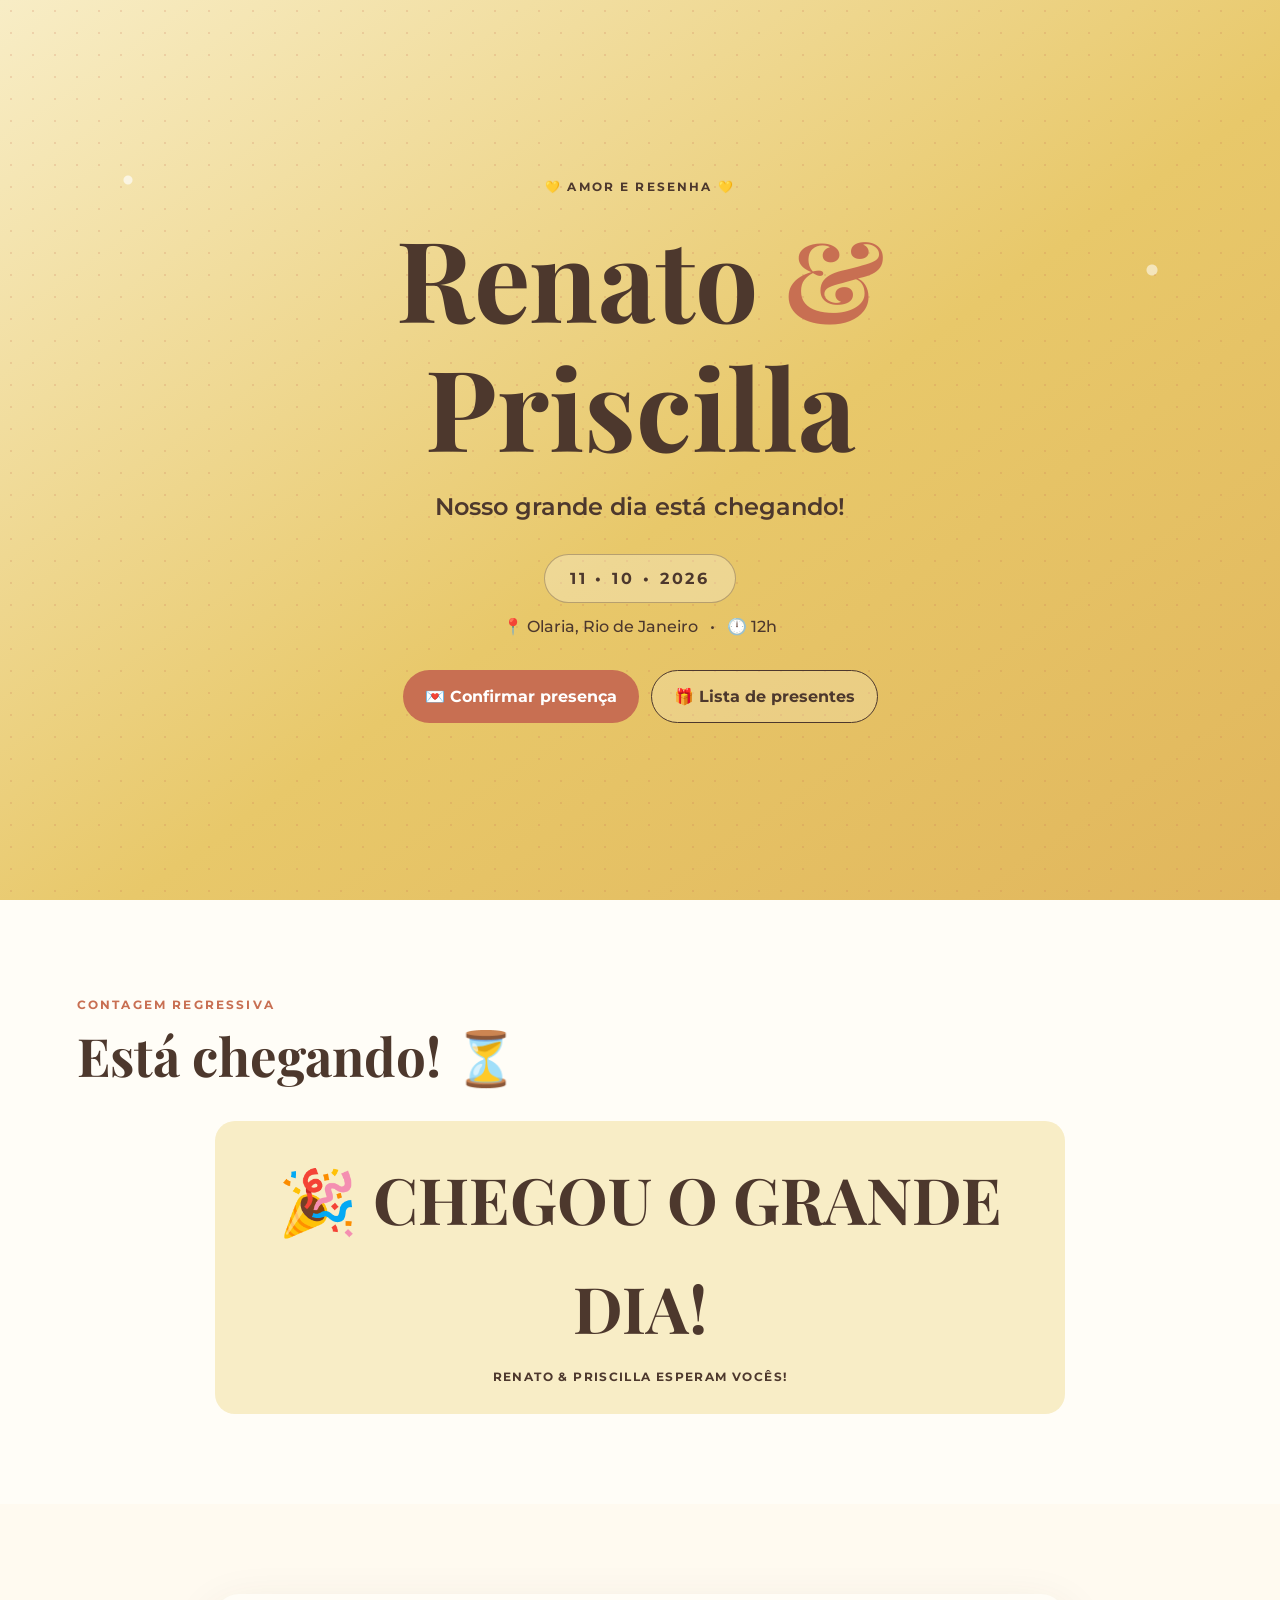
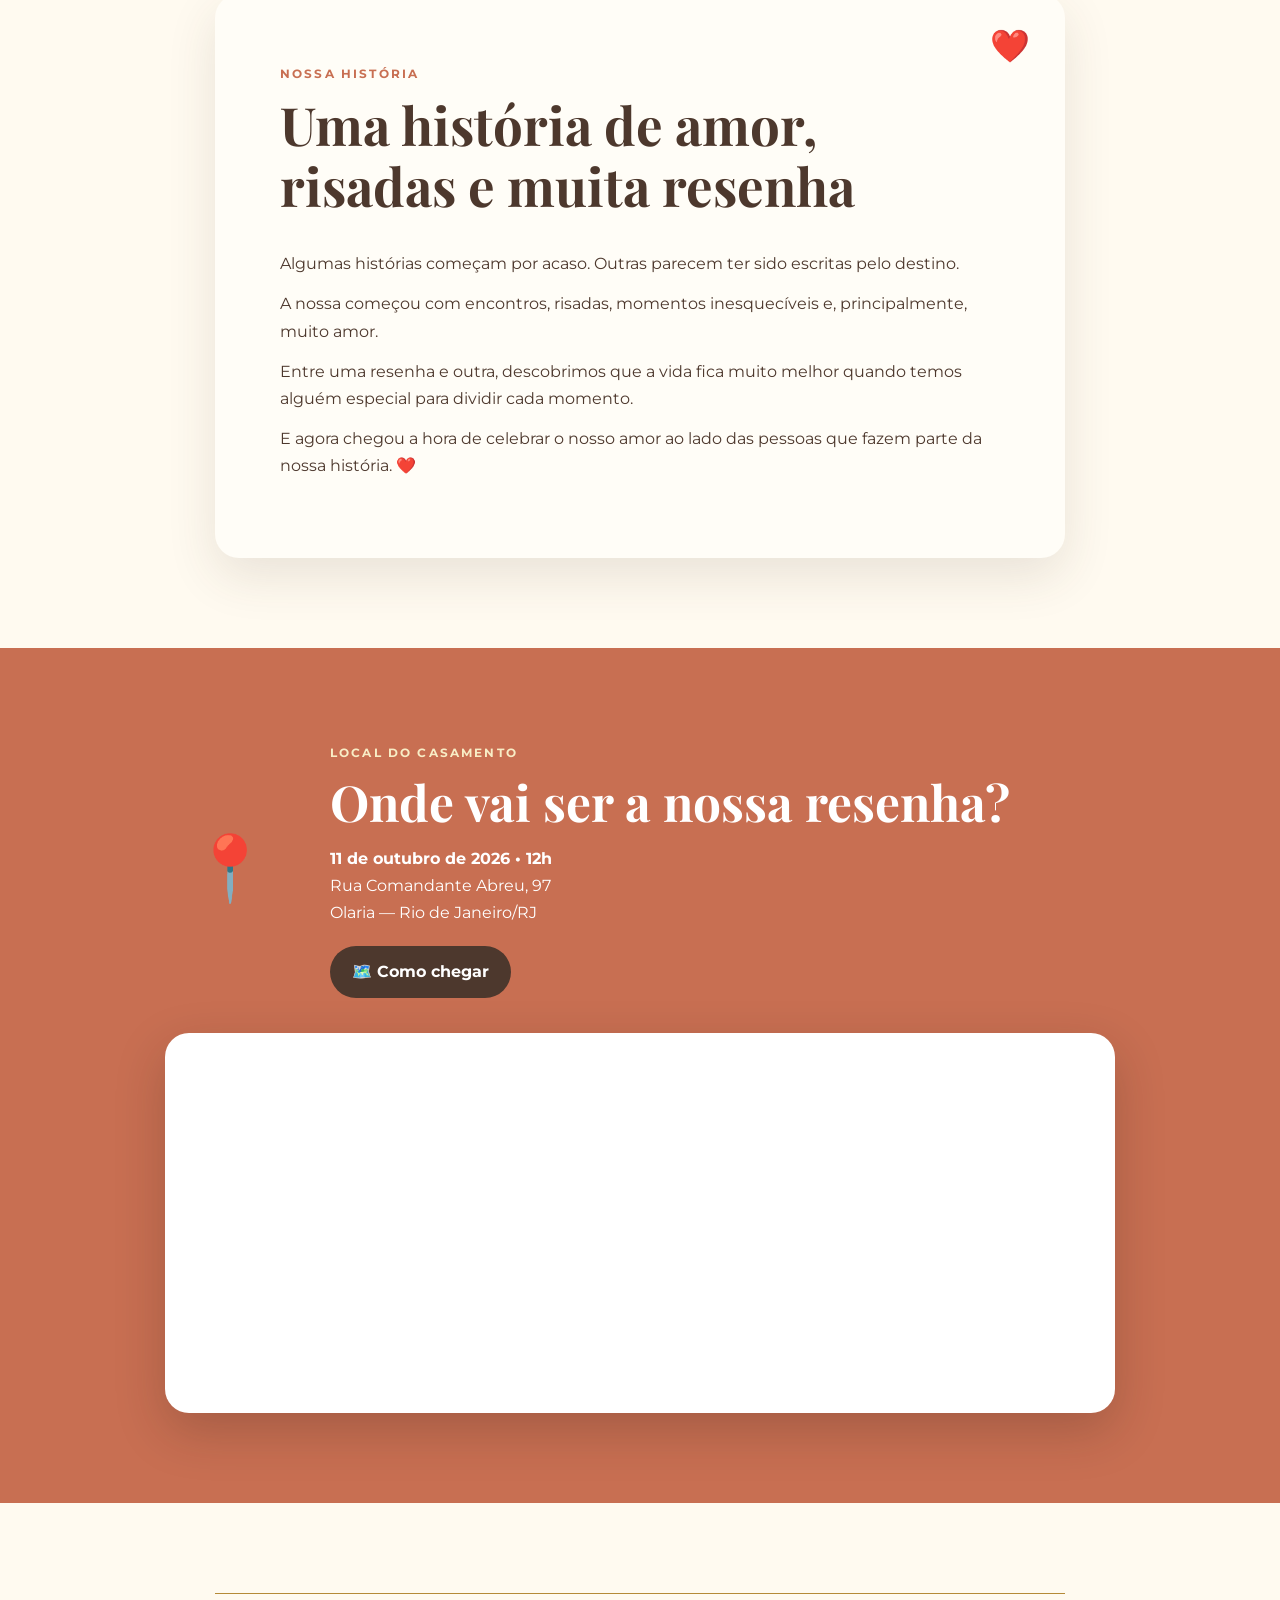
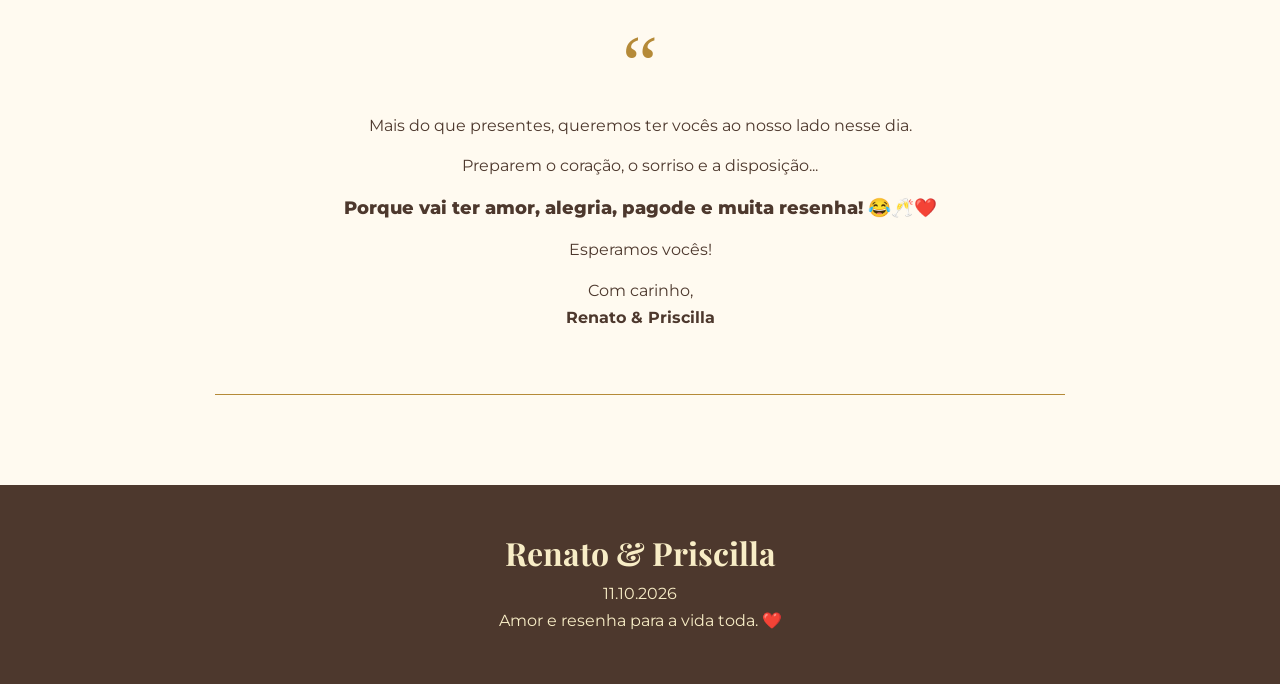
<file: index.html>
<!DOCTYPE html>
<html lang="pt-BR">
<head>
  <meta charset="UTF-8">
  <meta name="viewport" content="width=device-width, initial-scale=1.0">
  <meta name="theme-color" content="#e8c86a">
  <meta name="description" content="Casamento Renato & Priscilla — 11 de outubro de 2026. Amor e resenha para a vida toda.">
  <title>Renato & Priscilla | Nosso grande dia</title>
  <link rel="preconnect" href="https://fonts.googleapis.com">
  <link rel="preconnect" href="https://fonts.gstatic.com" crossorigin>
  <link href="https://fonts.googleapis.com/css2?family=Montserrat:wght@400;500;600;700&family=Playfair+Display:wght@500;600;700&display=swap" rel="stylesheet">
  <link rel="stylesheet" href="style.css">
</head>
<body>

<header class="hero" id="inicio">
  <div class="hero-pattern"></div>
  <div class="hero-content">
    <p class="eyebrow">💛 AMOR E RESENHA 💛</p>
    <h1>Renato <span>&</span> Priscilla</h1>
    <p class="hero-subtitle">Nosso grande dia está chegando!</p>
    <div class="date-badge">11 • 10 • 2026</div>
    <p class="hero-info">📍 Olaria, Rio de Janeiro &nbsp; • &nbsp; 🕛 12h</p>
    <div class="hero-buttons">
      <a class="btn btn-primary" href="rsvp.html">💌 Confirmar presença</a>
      <a class="btn btn-outline" href="presentes.html">🎁 Lista de presentes</a>
    </div>
  </div>
</header>

<main>
  <section class="section countdown-section">
    <div class="section-heading">
      <span class="section-kicker">CONTAGEM REGRESSIVA</span>
      <h2>Está chegando! ⏳</h2>
    </div>
    <div id="countdown" class="countdown" aria-live="polite">
      <div><strong id="days">--</strong><span>dias</span></div>
      <div><strong id="hours">--</strong><span>horas</span></div>
      <div><strong id="minutes">--</strong><span>minutos</span></div>
      <div><strong id="seconds">--</strong><span>segundos</span></div>
    </div>
  </section>

  <section class="section story-section" id="historia">
    <div class="story-card">
      <span class="big-heart">❤️</span>
      <div class="section-heading">
        <span class="section-kicker">NOSSA HISTÓRIA</span>
        <h2>Uma história de amor, risadas e muita resenha</h2>
      </div>
      <p>Algumas histórias começam por acaso. Outras parecem ter sido escritas pelo destino.</p>
      <p>A nossa começou com encontros, risadas, momentos inesquecíveis e, principalmente, muito amor.</p>
      <p>Entre uma resenha e outra, descobrimos que a vida fica muito melhor quando temos alguém especial para dividir cada momento.</p>
      <p>E agora chegou a hora de celebrar o nosso amor ao lado das pessoas que fazem parte da nossa história. ❤️</p>
    </div>
  </section>

  <section class="section location-section" id="local">
    <div class="location-card">
      <div class="location-icon">📍</div>
      <div>
        <span class="section-kicker">LOCAL DO CASAMENTO</span>
        <h2>Onde vai ser a nossa resenha?</h2>
        <p><strong>11 de outubro de 2026 • 12h</strong></p>
        <p>Rua Comandante Abreu, 97<br>Olaria — Rio de Janeiro/RJ</p>
        <a class="btn btn-dark" target="_blank" rel="noopener"
           href="https://www.google.com/maps/search/?api=1&query=Rua%20Comandante%20Abreu%2C%2097%2C%20Olaria%2C%20Rio%20de%20Janeiro">
          🗺️ Como chegar
        </a>
      </div>
    </div>

    <div class="map-wrapper">
      <iframe
        src="https://www.google.com/maps?q=Rua%20Comandante%20Abreu%2C%2097%2C%20Olaria%2C%20Rio%20de%20Janeiro%2C%20RJ&output=embed"
        width="100%" height="380" style="border:0;" allowfullscreen=""
        loading="lazy" referrerpolicy="no-referrer-when-downgrade"
        title="Mapa do local do casamento">
      </iframe>
    </div>
  </section>

  <section class="section message-section">
    <div class="message-card">
      <span class="quote-mark">“</span>
      <p>Mais do que presentes, queremos ter vocês ao nosso lado nesse dia.</p>
      <p>Preparem o coração, o sorriso e a disposição...</p>
      <p class="highlight">Porque vai ter amor, alegria, pagode e muita resenha! 😂🥂❤️</p>
      <p>Esperamos vocês!</p>
      <p>Com carinho,<br><strong>Renato & Priscilla</strong></p>
    </div>
  </section>
</main>

<footer>
  <h2>Renato & Priscilla</h2>
  <p>11.10.2026</p>
  <p>Amor e resenha para a vida toda. ❤️</p>
</footer>

<script src="script.js"></script>
</body>
</html>
</file>
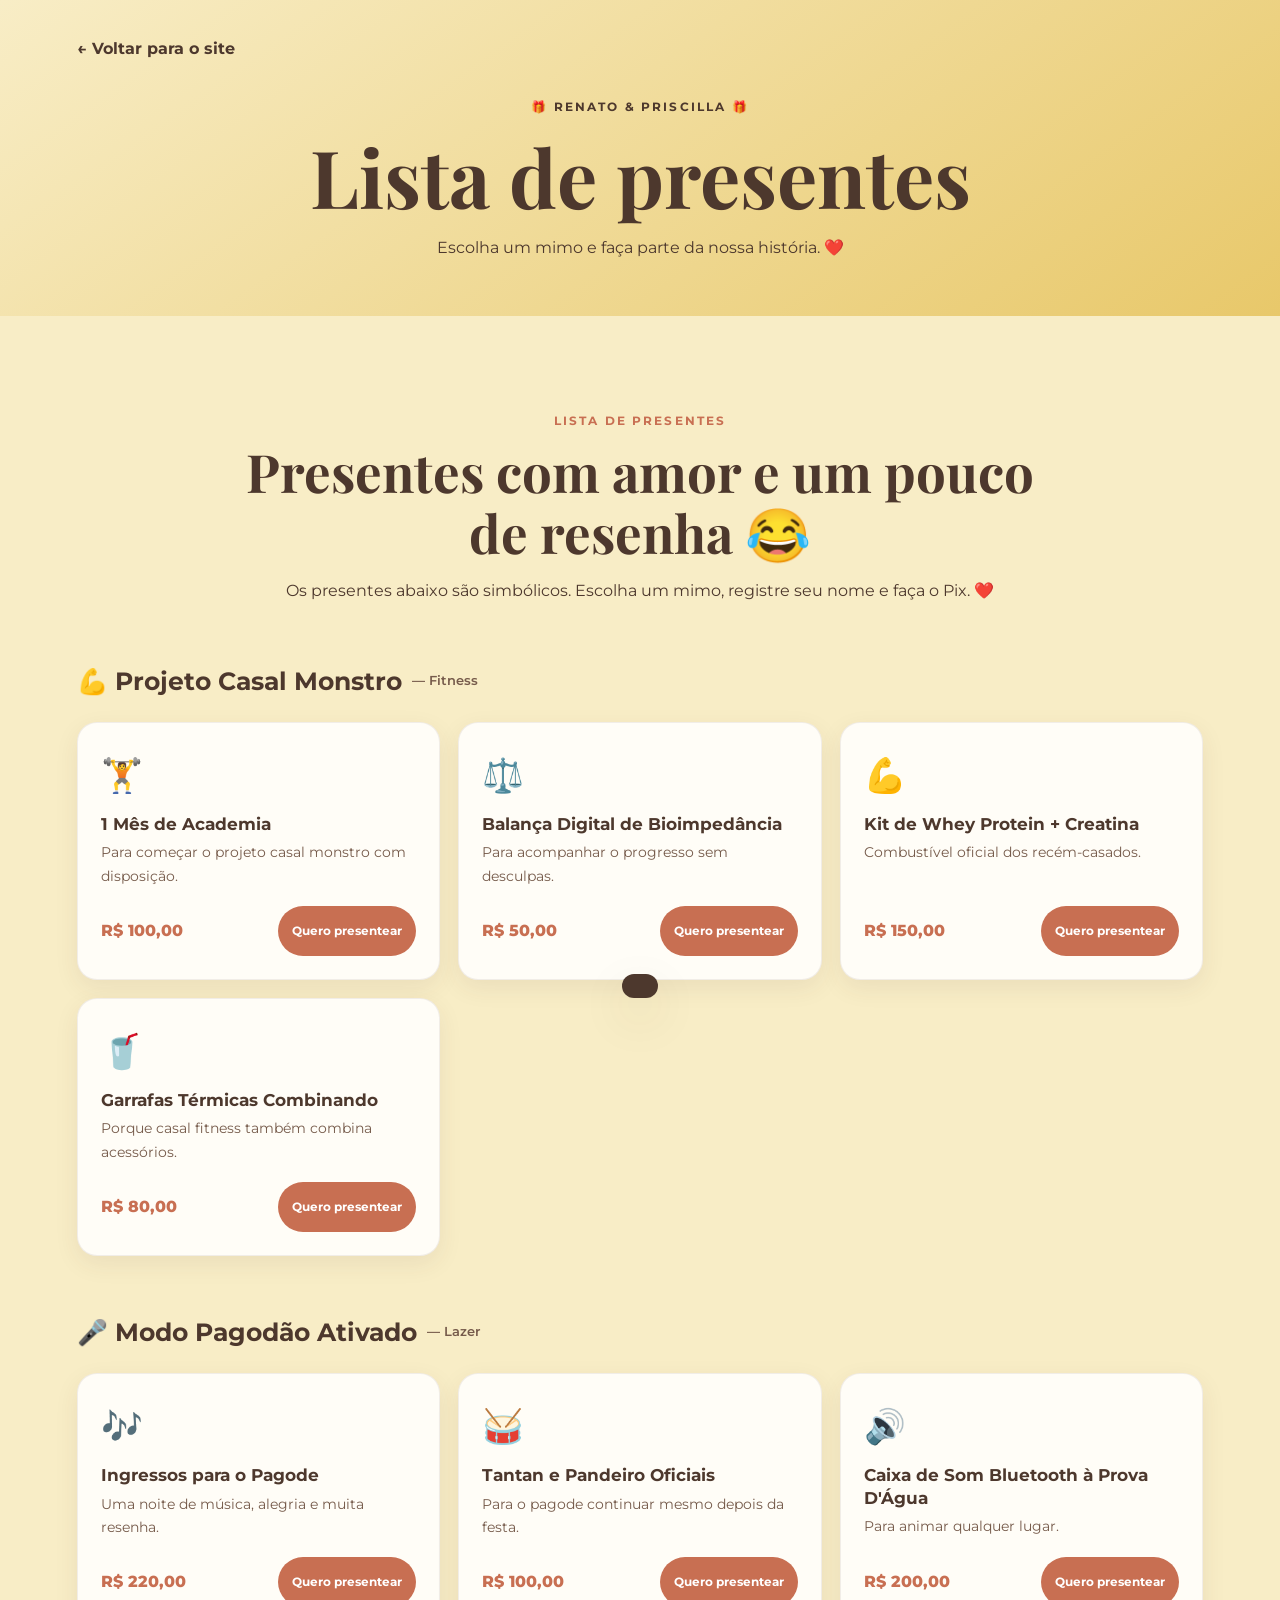
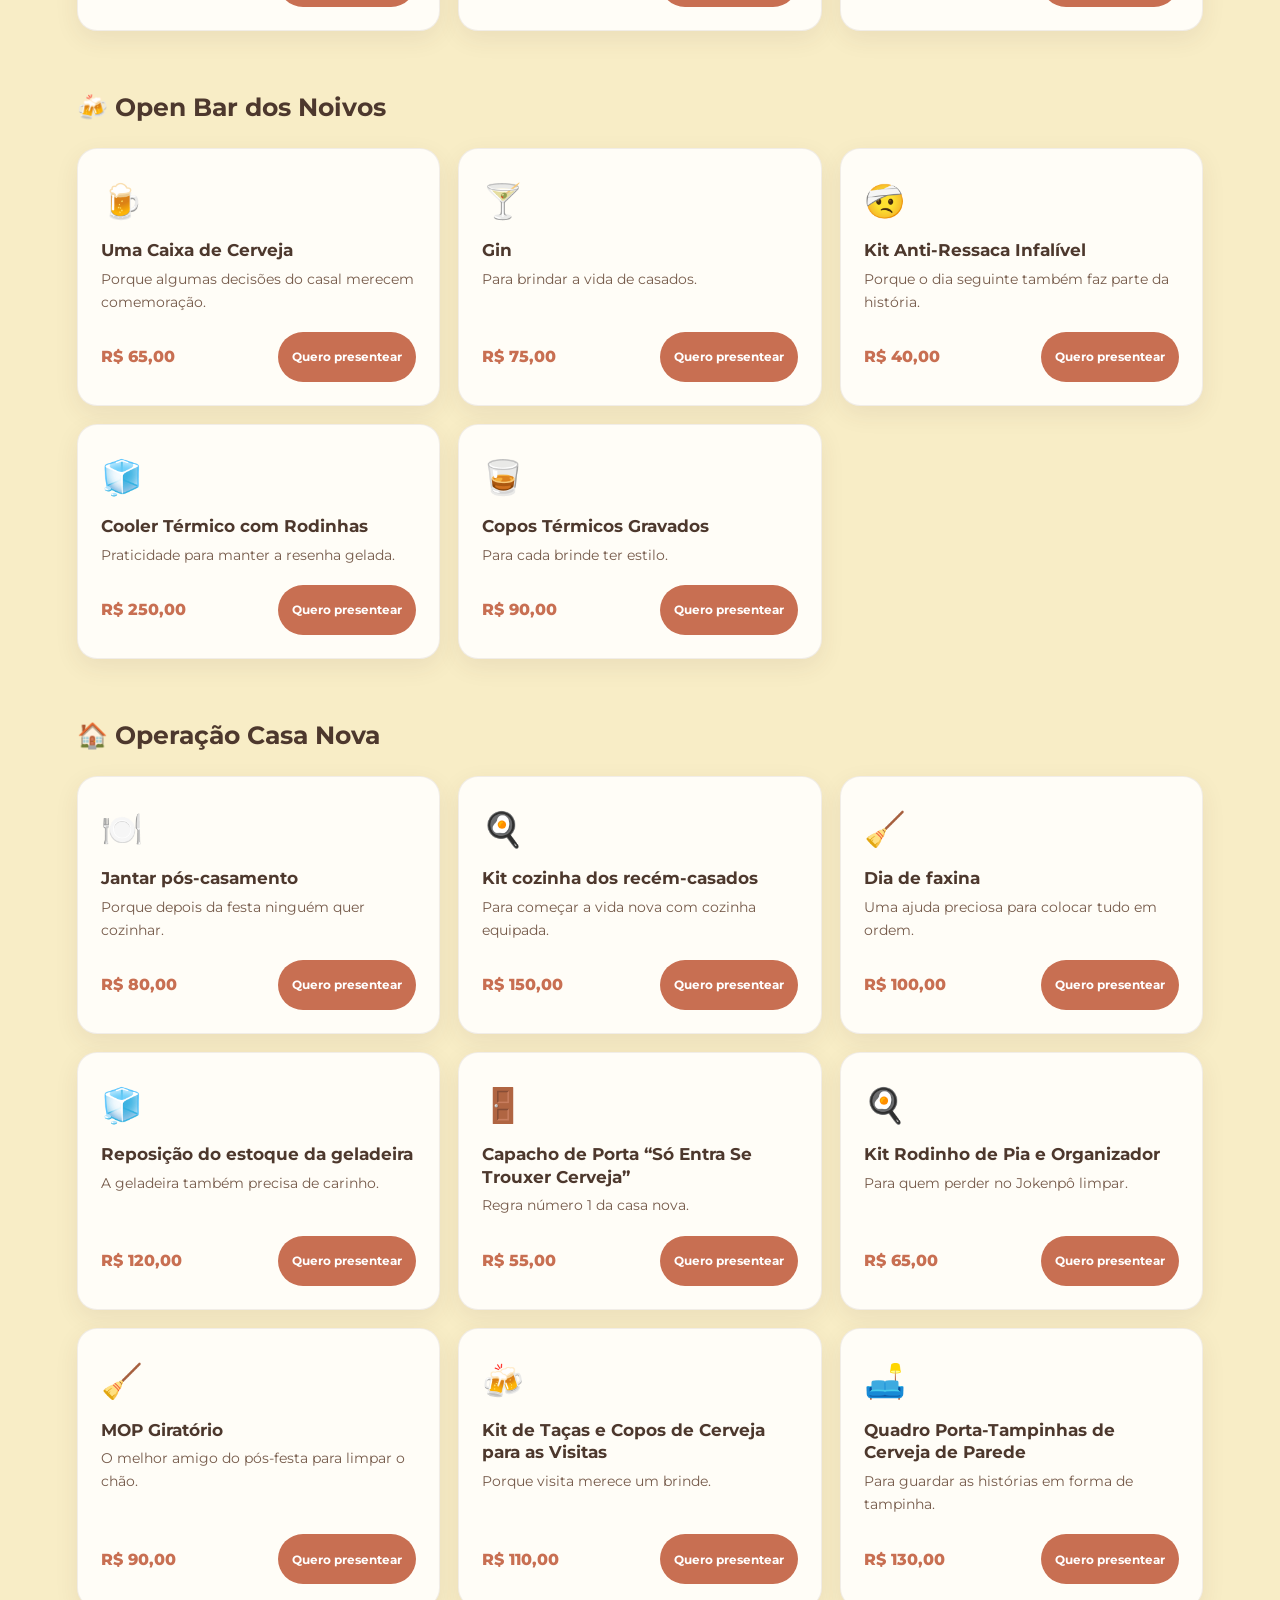
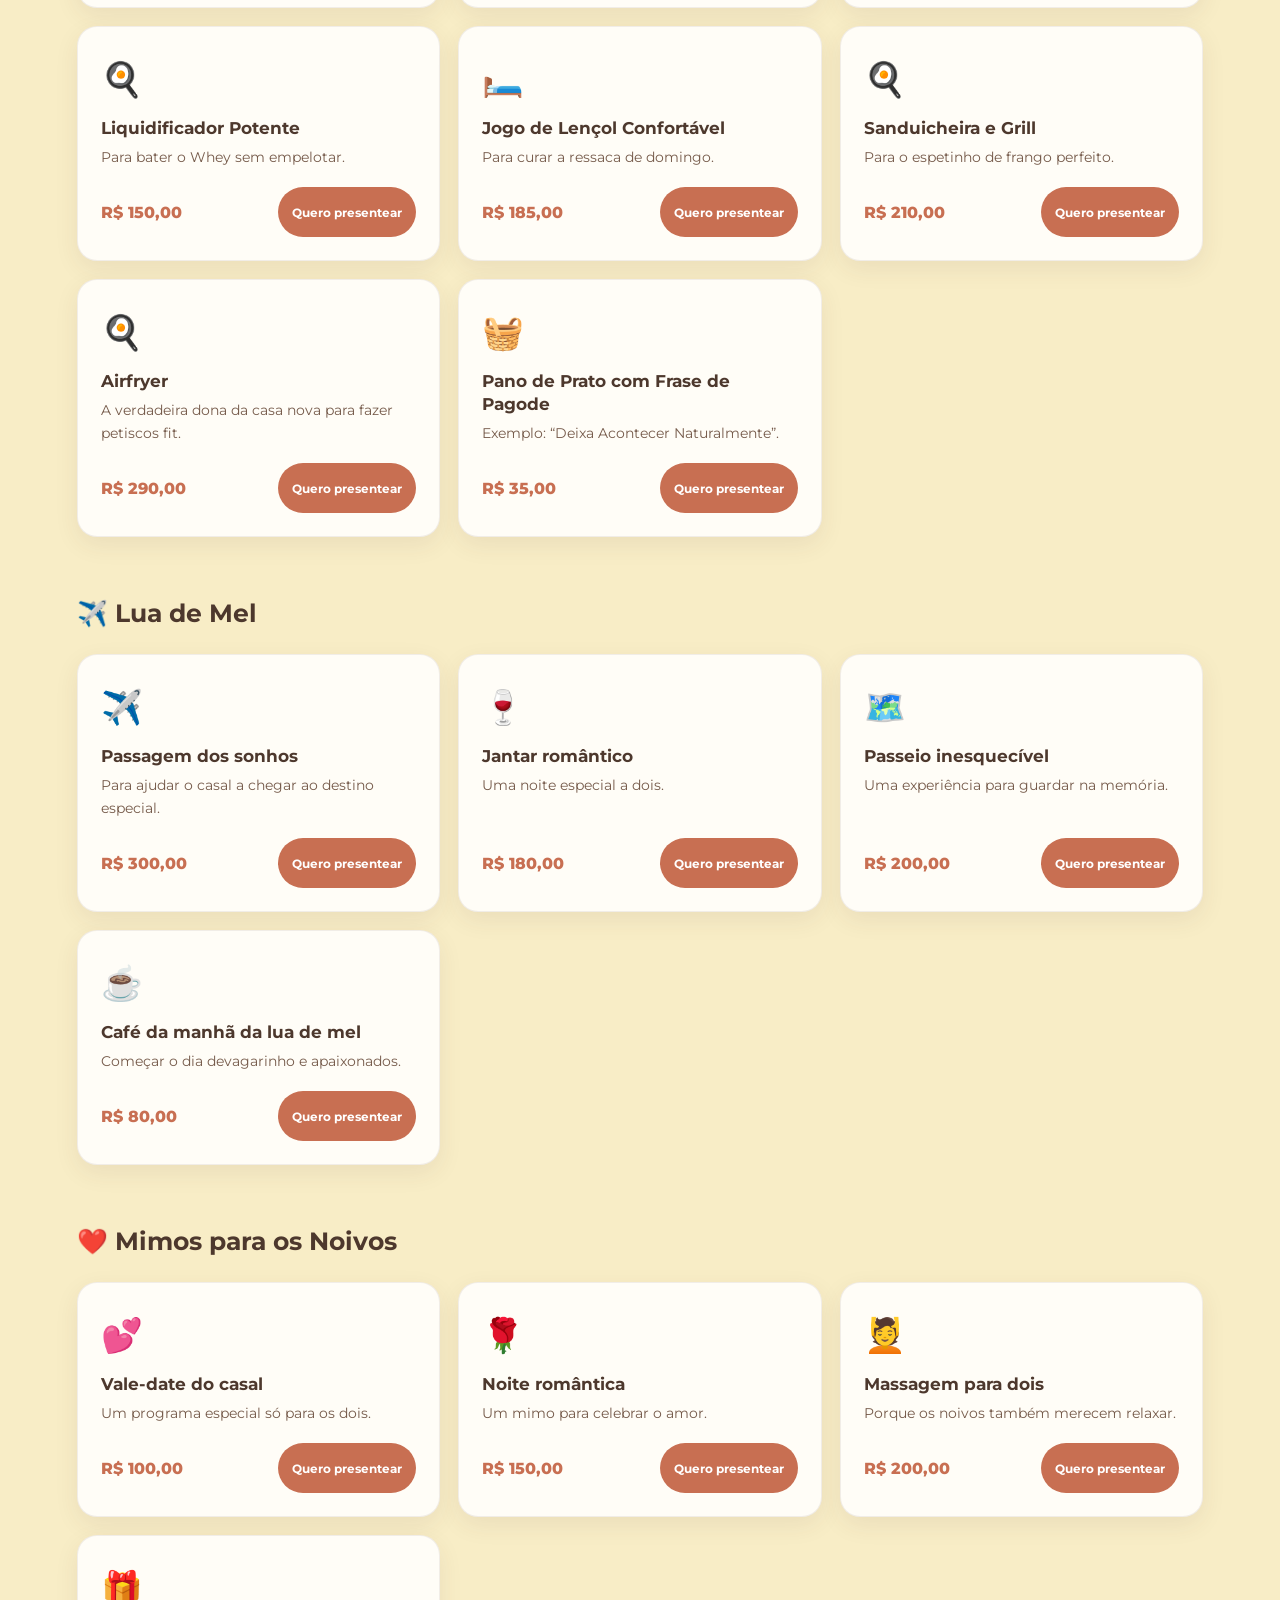
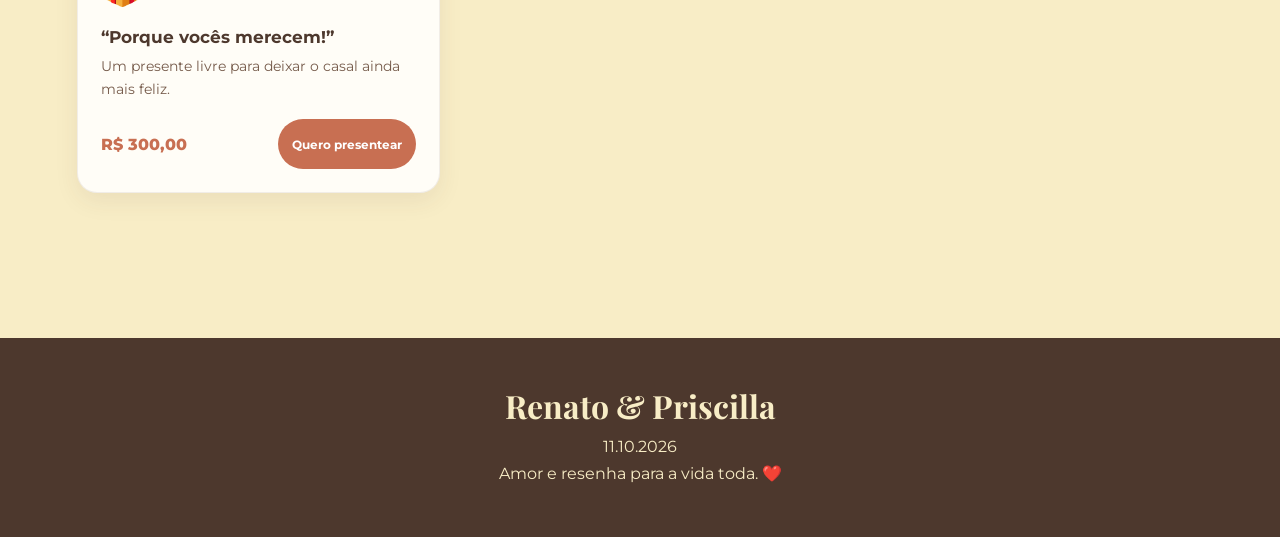
<file: presentes.html>
<!DOCTYPE html>
<html lang="pt-BR">
<head>
  <meta charset="UTF-8">
  <meta name="viewport" content="width=device-width, initial-scale=1.0">
  <meta name="theme-color" content="#e8c86a">
  <title>Lista de presentes | Renato & Priscilla</title>
  <link rel="preconnect" href="https://fonts.googleapis.com">
  <link rel="preconnect" href="https://fonts.gstatic.com" crossorigin>
  <link href="https://fonts.googleapis.com/css2?family=Montserrat:wght@400;500;600;700&family=Playfair+Display:wght@500;600;700&display=swap" rel="stylesheet">
  <link rel="stylesheet" href="style.css">
</head>
<body class="inner-page">
<header class="inner-header">
  <a href="index.html" class="back-link">← Voltar para o site</a>
  <div class="inner-header-content">
    <p class="eyebrow">🎁 RENATO & PRISCILLA 🎁</p>
    <h1>Lista de presentes</h1>
    <p>Escolha um mimo e faça parte da nossa história. ❤️</p>
  </div>
</header>

<main>
<section class="section gifts-section">
  <div class="section-heading centered">
    <span class="section-kicker">LISTA DE PRESENTES</span>
    <h2>Presentes com amor e um pouco de resenha 😂</h2>
    <p>Os presentes abaixo são simbólicos. Escolha um mimo, registre seu nome e faça o Pix. ❤️</p>
  </div>
  <div id="gift-categories" class="gift-categories"></div>
</section>
</main>

<footer>
  <h2>Renato & Priscilla</h2>
  <p>11.10.2026</p>
  <p>Amor e resenha para a vida toda. ❤️</p>
</footer>

<div id="gift-modal" class="modal hidden" role="dialog" aria-modal="true" aria-labelledby="modal-title">
  <div class="modal-overlay" data-close-modal></div>
  <div class="modal-box">
    <button class="modal-close" type="button" data-close-modal aria-label="Fechar">×</button>
    <span id="modal-icon" class="modal-icon">🎁</span>
    <span class="section-kicker">SEU PRESENTE</span>
    <h2 id="modal-title">Presente</h2>
    <p id="modal-description" class="modal-description"></p>
    <div class="selected-value">Valor simbólico: <strong id="modal-value">R$ 0,00</strong></div>

    <form id="gift-form" class="form">
      <input type="hidden" id="gift-id">

      <label>Seu nome completo
        <input type="text" id="gift-name" required placeholder="Digite seu nome">
      </label>

      <div class="pix-box">
        <span>Chave Pix para pagamento</span>
        <strong id="pix-key">21964143316</strong>
        <button type="button" class="copy-btn" id="copy-pix">📋 Copiar chave Pix</button>
        <small id="copy-feedback"></small>
      </div>

      <div class="payment-instruction">
        <strong>🔐 Primeiro faça o Pix</strong>
        <p>Realize o pagamento do valor do presente na chave acima. Depois, anexe o comprovante para liberar a confirmação.</p>
      </div>

      <label>Comprovante do Pix
        <input type="file" id="payment-proof" accept="image/jpeg,image/png,image/webp,application/pdf" required>
        <small>JPG, PNG, WEBP ou PDF • máximo de 2 MB. O arquivo será usado somente para o envio e não será armazenado.</small>
      </label>
      <div id="payment-status" class="payment-status" aria-live="polite"></div>

      <button class="btn btn-primary full" id="confirm-gift-button" type="submit" disabled>❤️ Confirmar meu presente</button>
    </form>

    <div id="gift-success" class="success-message hidden">
      <strong>🎉 Presente confirmado como PAGO!</strong>
      <p>Seu presente foi registrado na nossa lista. Obrigado pelo carinho! ❤️</p>
    </div>
  </div>
</div>

<div id="toast" class="toast" role="status"></div>
<script src="script.js"></script>
</body>
</html>
</file>
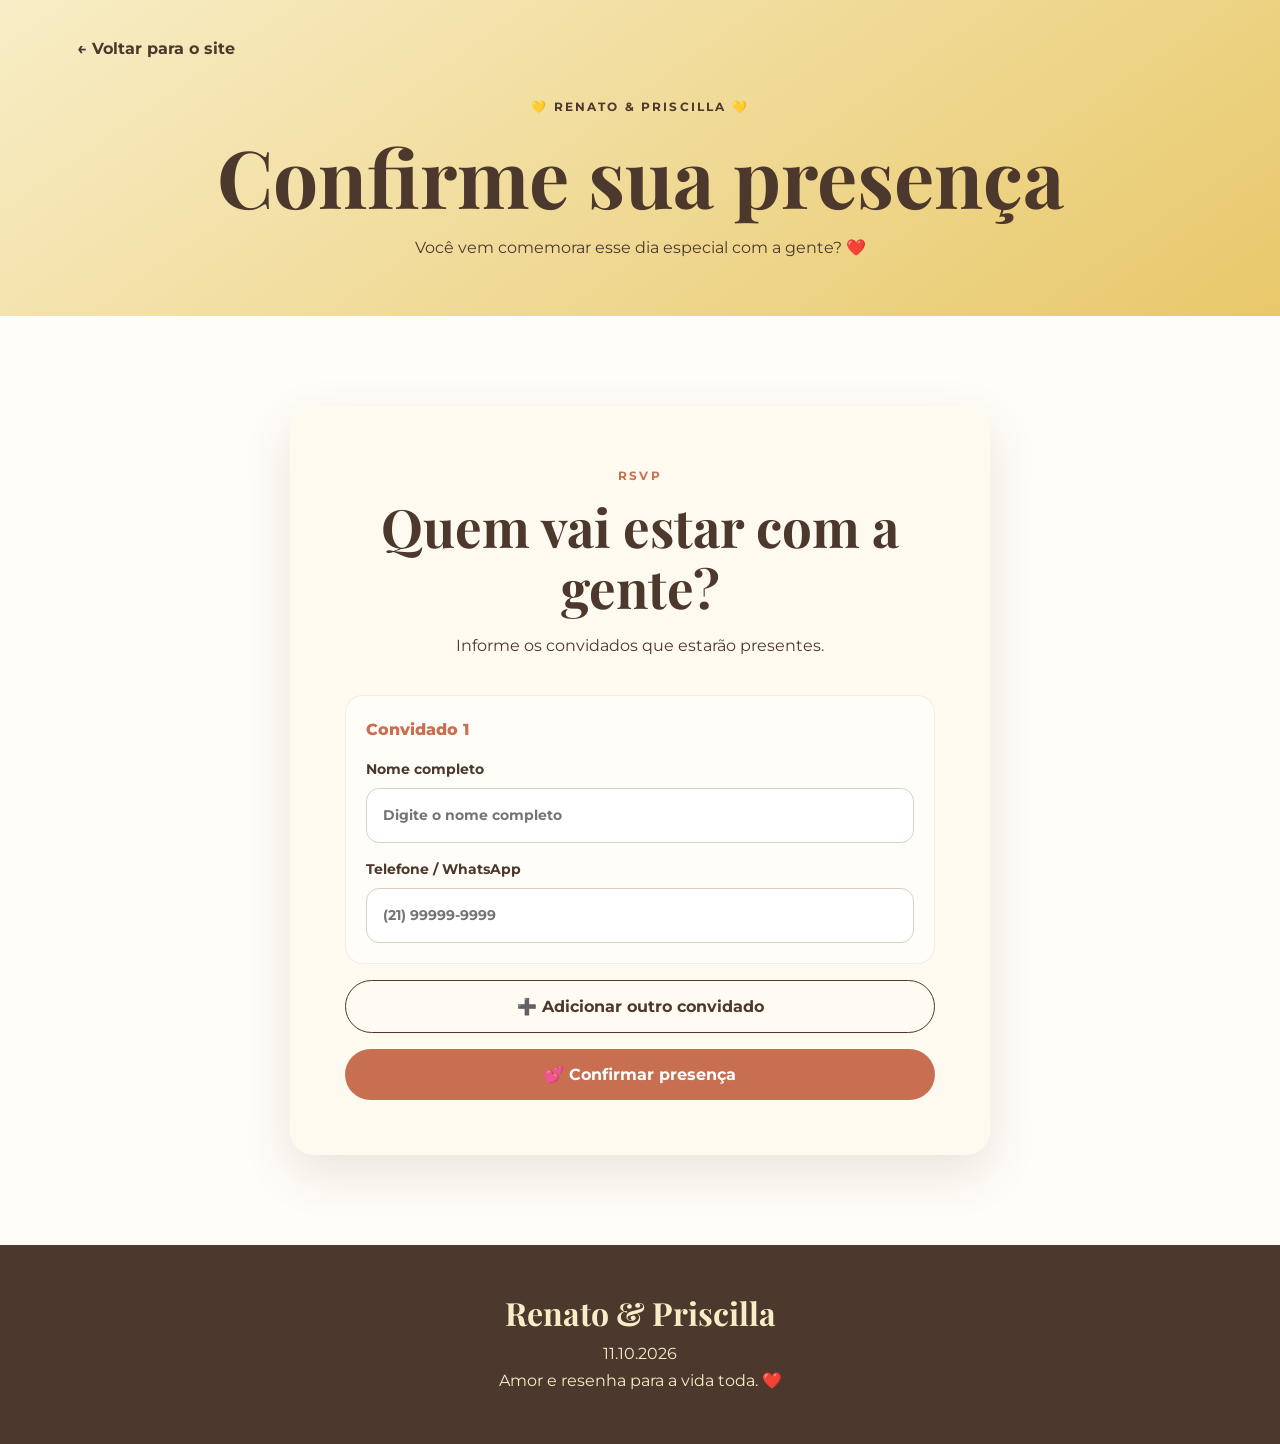
<file: rsvp.html>
<!DOCTYPE html>
<html lang="pt-BR">
<head>
  <meta charset="UTF-8">
  <meta name="viewport" content="width=device-width, initial-scale=1.0">
  <meta name="theme-color" content="#e8c86a">
  <title>Confirmar presença | Renato & Priscilla</title>
  <link rel="preconnect" href="https://fonts.googleapis.com">
  <link rel="preconnect" href="https://fonts.gstatic.com" crossorigin>
  <link href="https://fonts.googleapis.com/css2?family=Montserrat:wght@400;500;600;700&family=Playfair+Display:wght@500;600;700&display=swap" rel="stylesheet">
  <link rel="stylesheet" href="style.css">
</head>
<body class="inner-page">
<header class="inner-header">
  <a href="index.html" class="back-link">← Voltar para o site</a>
  <div class="inner-header-content">
    <p class="eyebrow">💛 RENATO & PRISCILLA 💛</p>
    <h1>Confirme sua presença</h1>
    <p>Você vem comemorar esse dia especial com a gente? ❤️</p>
  </div>
</header>

<main>
<section class="section rsvp-section">
  <div class="rsvp-card">
    <div class="section-heading centered">
      <span class="section-kicker">RSVP</span>
      <h2>Quem vai estar com a gente?</h2>
      <p>Informe os convidados que estarão presentes.</p>
    </div>

    <form id="rsvp-form" class="form">
      <div id="guests-container">
        <div class="guest-item">
          <div class="guest-number">Convidado 1</div>
          <label>Nome completo
            <input type="text" name="guestName[]" placeholder="Digite o nome completo" required>
          </label>
          <label>Telefone / WhatsApp
            <input type="tel" name="guestPhone[]" placeholder="(21) 99999-9999" required>
          </label>
        </div>
      </div>

      <button type="button" id="add-guest" class="btn btn-outline full">➕ Adicionar outro convidado</button>
      <button class="btn btn-primary full" type="submit">💕 Confirmar presença</button>
    </form>

    <div id="rsvp-success" class="success-message hidden">
      <strong>🎉 PRESENÇAS CONFIRMADAS!</strong>
      <p>Renato e Priscilla já estão contando os dias para comemorar com vocês!</p>
      <a href="index.html" class="btn btn-dark">❤️ Voltar ao site</a>
    </div>
  </div>
</section>
</main>

<footer>
  <h2>Renato & Priscilla</h2>
  <p>11.10.2026</p>
  <p>Amor e resenha para a vida toda. ❤️</p>
</footer>
<script src="script.js"></script>
</body>
</html>
</file>
<file: style.css>
:root {
  --butter:#e8c86a; --butter-light:#f8edc6; --terracotta:#c86f52; --cream:#fffaf0;
  --paper:#fffdf7; --brown:#4d382d; --brown-light:#765b4b; --gold:#b58a38;
  --white:#fff; --shadow:0 18px 50px rgba(77,56,45,.12); --radius:24px;
}
*{box-sizing:border-box;margin:0;padding:0} html{scroll-behavior:smooth}
body{font-family:"Montserrat",sans-serif;color:var(--brown);background:var(--cream);line-height:1.7}
a{color:inherit;text-decoration:none} button,input{font:inherit}
.hero{min-height:100vh;display:grid;place-items:center;position:relative;overflow:hidden;background:radial-gradient(circle at 10% 20%,rgba(255,255,255,.65) 0 4px,transparent 5px),radial-gradient(circle at 90% 30%,rgba(255,255,255,.55) 0 5px,transparent 6px),linear-gradient(145deg,var(--butter-light),var(--butter) 55%,#e1b65c)}
.hero-pattern{position:absolute;inset:0;opacity:.2;background-image:radial-gradient(var(--terracotta) 1px,transparent 1px);background-size:22px 22px}
.hero-content{position:relative;z-index:1;width:min(900px,92%);text-align:center;padding:70px 20px}
.eyebrow,.section-kicker{font-size:.75rem;letter-spacing:.18em;font-weight:700;color:var(--terracotta)}
.hero .eyebrow{color:var(--brown)} h1,h2{font-family:"Playfair Display",serif;line-height:1.15}
.hero h1{font-size:clamp(3.2rem,10vw,7rem);margin:16px 0;color:var(--brown)} .hero h1 span{color:var(--terracotta)}
.hero-subtitle{font-size:clamp(1.1rem,3vw,1.5rem);font-weight:600}
.date-badge{display:inline-block;margin:26px 0 10px;padding:10px 25px;border:1px solid rgba(77,56,45,.35);border-radius:999px;font-weight:700;letter-spacing:.18em;background:rgba(255,255,255,.28)}
.hero-info{font-weight:500}.hero-buttons{display:flex;justify-content:center;gap:12px;flex-wrap:wrap;margin-top:30px}
.btn{display:inline-flex;align-items:center;justify-content:center;min-height:50px;padding:12px 22px;border:0;border-radius:999px;cursor:pointer;font-weight:700;transition:transform .2s ease,box-shadow .2s ease,background .2s ease}
.btn:hover{transform:translateY(-2px);box-shadow:0 10px 24px rgba(77,56,45,.15)} .btn-primary{background:var(--terracotta);color:var(--white)}
.btn-outline{border:1px solid var(--brown);color:var(--brown);background:rgba(255,255,255,.2)} .btn-dark{background:var(--brown);color:var(--white)} .full{width:100%}
.section{padding:90px 6%}.section-heading{max-width:850px;margin-bottom:35px}.section-heading h2{font-size:clamp(2rem,5vw,3.3rem);margin:8px 0 15px}.centered{text-align:center;margin-inline:auto}
.countdown-section{background:var(--paper)} .countdown{max-width:850px;margin:0 auto;display:grid;grid-template-columns:repeat(4,1fr);gap:16px}
.countdown>div{padding:24px 10px;background:var(--butter-light);border-radius:20px;text-align:center}.countdown strong{display:block;font-size:clamp(2rem,6vw,4rem);font-family:"Playfair Display",serif}.countdown span{text-transform:uppercase;font-size:.72rem;letter-spacing:.12em;font-weight:700}
.story-section{background:var(--cream)} .story-card{max-width:850px;margin:auto;padding:clamp(30px,6vw,65px);background:var(--paper);border-radius:var(--radius);box-shadow:var(--shadow);position:relative}
.big-heart{position:absolute;right:35px;top:25px;font-size:2rem}.story-card p{margin:13px 0}
.message-section{background:var(--cream)} .message-card{max-width:850px;margin:auto;text-align:center;padding:50px 30px;border-top:1px solid var(--gold);border-bottom:1px solid var(--gold)}
.quote-mark{font-family:Georgia,serif;font-size:5rem;color:var(--gold);line-height:.5}.message-card p{margin:13px 0}.message-card .highlight{font-weight:800;font-size:1.15rem}
.gifts-section{background:var(--butter-light)} .gift-categories{max-width:1200px;margin:auto}.gift-category{margin:55px 0}
.category-title{display:flex;align-items:center;gap:10px;margin-bottom:20px;font-size:1.55rem}.category-note{font-family:"Montserrat",sans-serif;font-size:.8rem;font-weight:600;color:var(--brown-light)}
.gift-grid{display:grid;grid-template-columns:repeat(3,1fr);gap:18px}.gift-card{background:var(--paper);border-radius:20px;padding:23px;display:flex;flex-direction:column;box-shadow:0 8px 25px rgba(77,56,45,.08);border:1px solid rgba(77,56,45,.08)}
.gift-icon{font-size:2.1rem}.gift-card h3{margin:10px 0 6px;font-size:1.05rem;line-height:1.35}.gift-description{color:var(--brown-light);font-size:.85rem;flex:1}
.gift-bottom{display:flex;align-items:center;justify-content:space-between;gap:10px;margin-top:18px}.gift-price{font-weight:800;color:var(--terracotta)}.gift-btn{padding:9px 14px;font-size:.78rem}
.rsvp-section{background:var(--paper)} .rsvp-card{max-width:700px;margin:auto;padding:clamp(28px,5vw,55px);background:var(--cream);border-radius:var(--radius);box-shadow:var(--shadow)}
.form{display:grid;gap:16px;margin-top:20px}.form label{display:grid;gap:7px;font-weight:700;font-size:.9rem}.form input{width:100%;padding:14px 16px;border:1px solid #ddcfbf;border-radius:13px;outline:none;background:var(--white);color:var(--brown)}
.form input:focus{border-color:var(--terracotta);box-shadow:0 0 0 3px rgba(200,111,82,.12)}
.success-message{margin-top:20px;padding:20px;background:#f2ead1;border:1px solid #ddc989;border-radius:16px;text-align:center}.success-message strong{color:var(--terracotta)}
footer{text-align:center;padding:50px 20px;background:var(--brown);color:var(--butter-light)} footer h2{font-size:2rem;margin-bottom:8px}
.modal{position:fixed;inset:0;z-index:100;display:grid;place-items:center;padding:18px}.modal-overlay{position:absolute;inset:0;background:rgba(39,28,22,.68);backdrop-filter:blur(4px)}
.modal-box{position:relative;z-index:1;width:min(520px,100%);max-height:92vh;overflow:auto;background:var(--paper);border-radius:24px;padding:30px;box-shadow:0 30px 80px rgba(0,0,0,.25)}
.modal-close{position:absolute;right:15px;top:12px;border:0;background:transparent;font-size:2rem;cursor:pointer;color:var(--brown-light)}.modal-icon{display:block;font-size:3rem;margin-bottom:8px}.modal-description{color:var(--brown-light)}
.selected-value{margin-top:12px;padding:12px;background:var(--butter-light);border-radius:12px}.pix-box{display:grid;gap:5px;padding:17px;background:var(--butter-light);border-radius:14px;text-align:center}.pix-box strong{font-size:1.2rem;letter-spacing:.05em}
.copy-btn{margin-top:5px;padding:9px 12px;border:1px solid var(--brown);border-radius:999px;background:transparent;color:var(--brown);cursor:pointer;font-weight:700}#copy-feedback{min-height:18px;color:var(--terracotta);font-weight:700}
.toast{position:fixed;left:50%;bottom:22px;transform:translate(-50%,120px);z-index:200;padding:12px 18px;border-radius:999px;background:var(--brown);color:var(--white);transition:transform .25s ease;box-shadow:var(--shadow)}.toast.show{transform:translate(-50%,0)}
.hidden{display:none!important}
@media(max-width:900px){.gift-grid{grid-template-columns:repeat(2,1fr)}}@media(max-width:650px){.section{padding:65px 5%}.hero{min-height:92vh}.hero-content{padding:50px 10px}.countdown{grid-template-columns:repeat(2,1fr)}.gift-grid{grid-template-columns:1fr}.gift-bottom{align-items:center}}

/* Páginas internas */
.inner-page { background: var(--cream); }
.inner-header {
  padding: 35px 6% 55px;
  background: linear-gradient(145deg, var(--butter-light), var(--butter));
}
.back-link {
  display: inline-flex;
  margin-bottom: 35px;
  font-weight: 700;
}
.inner-header-content { max-width: 900px; margin: auto; text-align: center; }
.inner-header h1 { font-size: clamp(2.7rem, 7vw, 5rem); margin: 12px 0; }
.inner-header .eyebrow { color: var(--brown); }
.guest-item {
  display: grid;
  gap: 14px;
  padding: 20px;
  background: var(--paper);
  border: 1px solid rgba(77,56,45,.08);
  border-radius: 18px;
}
.guest-number { color: var(--terracotta); font-weight: 800; }
.remove-guest { justify-self: end; }

/* Localização */
.location-section { background: var(--terracotta); color: var(--white); }
.location-card {
  max-width: 950px;
  margin: auto;
  display: grid;
  grid-template-columns: 130px 1fr;
  gap: 35px;
  align-items: center;
}
.location-icon { font-size: 4rem; text-align: center; }
.location-card .section-kicker { color: var(--butter-light); }
.location-card h2 { font-size: clamp(2rem, 5vw, 3.1rem); margin: 8px 0 15px; }
.location-card .btn { margin-top: 20px; }
.map-wrapper {
  max-width: 950px;
  margin: 35px auto 0;
  overflow: hidden;
  border-radius: 24px;
  box-shadow: 0 18px 50px rgba(39,28,22,.22);
  background: var(--white);
}
.map-wrapper iframe { display: block; }

@media (max-width: 650px) {
  .location-card { grid-template-columns: 1fr; text-align: center; gap: 10px; }
  .location-icon { font-size: 3rem; }
  .map-wrapper iframe { height: 300px; }
}

/* Confirmação de pagamento do presente */
.payment-instruction{
  padding:15px;
  background:var(--butter-light);
  border-left:4px solid var(--terracotta);
  border-radius:12px;
}
.payment-instruction strong{display:block;margin-bottom:4px}
.payment-instruction p{font-size:.86rem;color:var(--brown-light)}
.form input[type="file"]{padding:11px;background:var(--paper);cursor:pointer}
.form small{font-weight:500;color:var(--brown-light)}
.payment-status{min-height:20px;color:var(--terracotta);font-weight:700;font-size:.85rem}
#confirm-gift-button:disabled{opacity:.55;cursor:not-allowed;transform:none;box-shadow:none}
</file>
